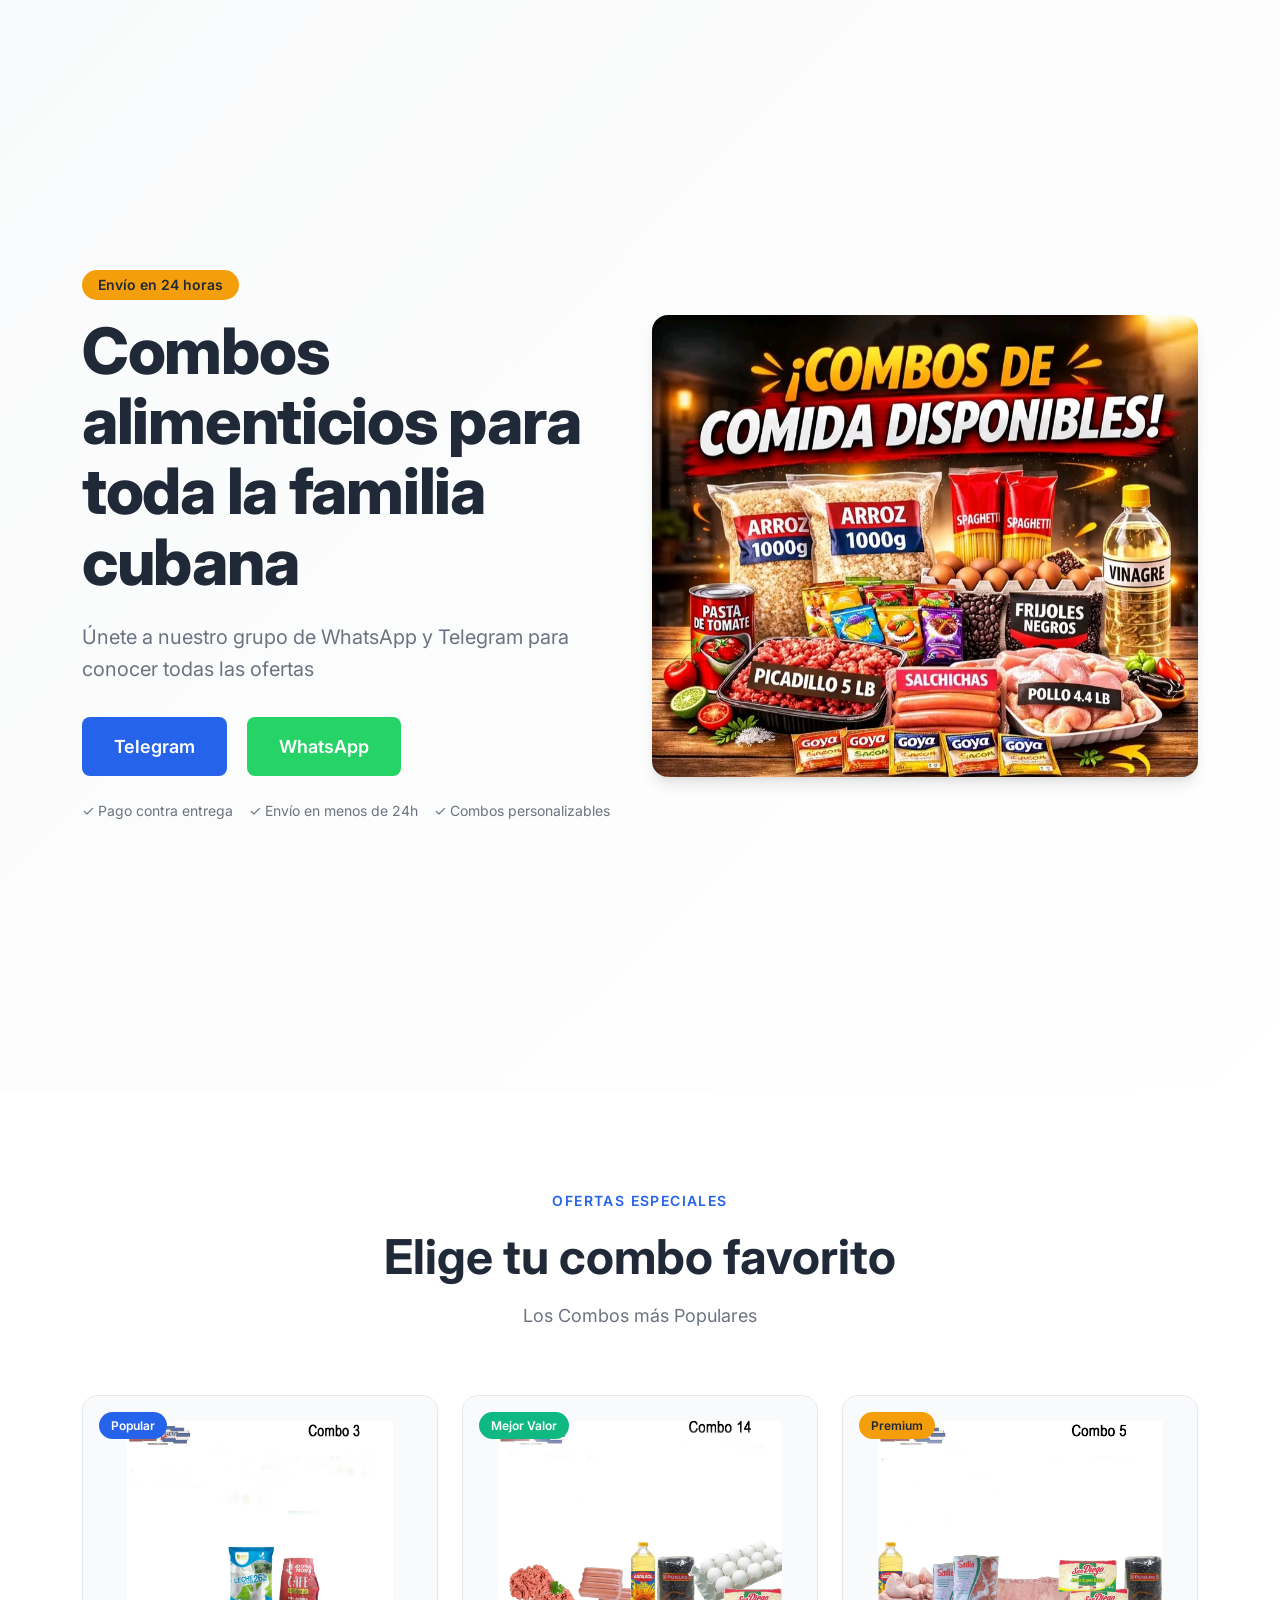
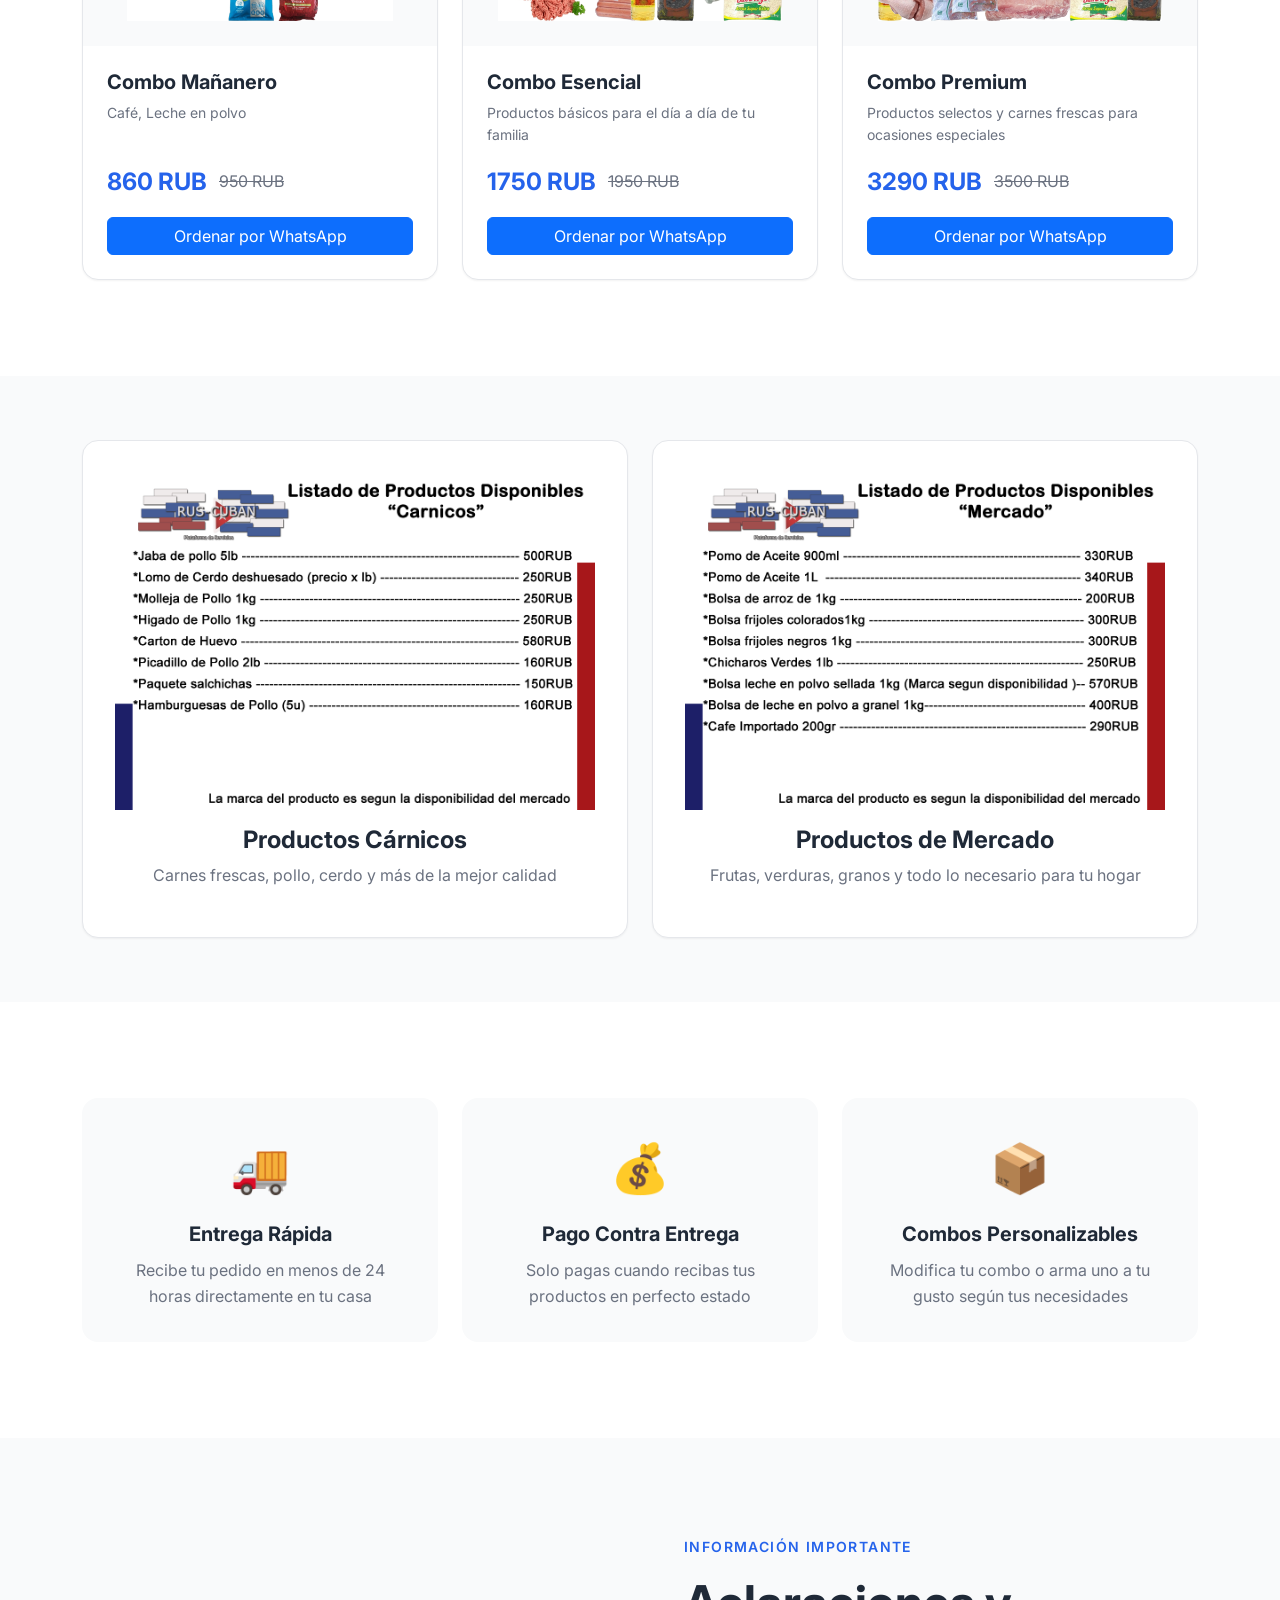
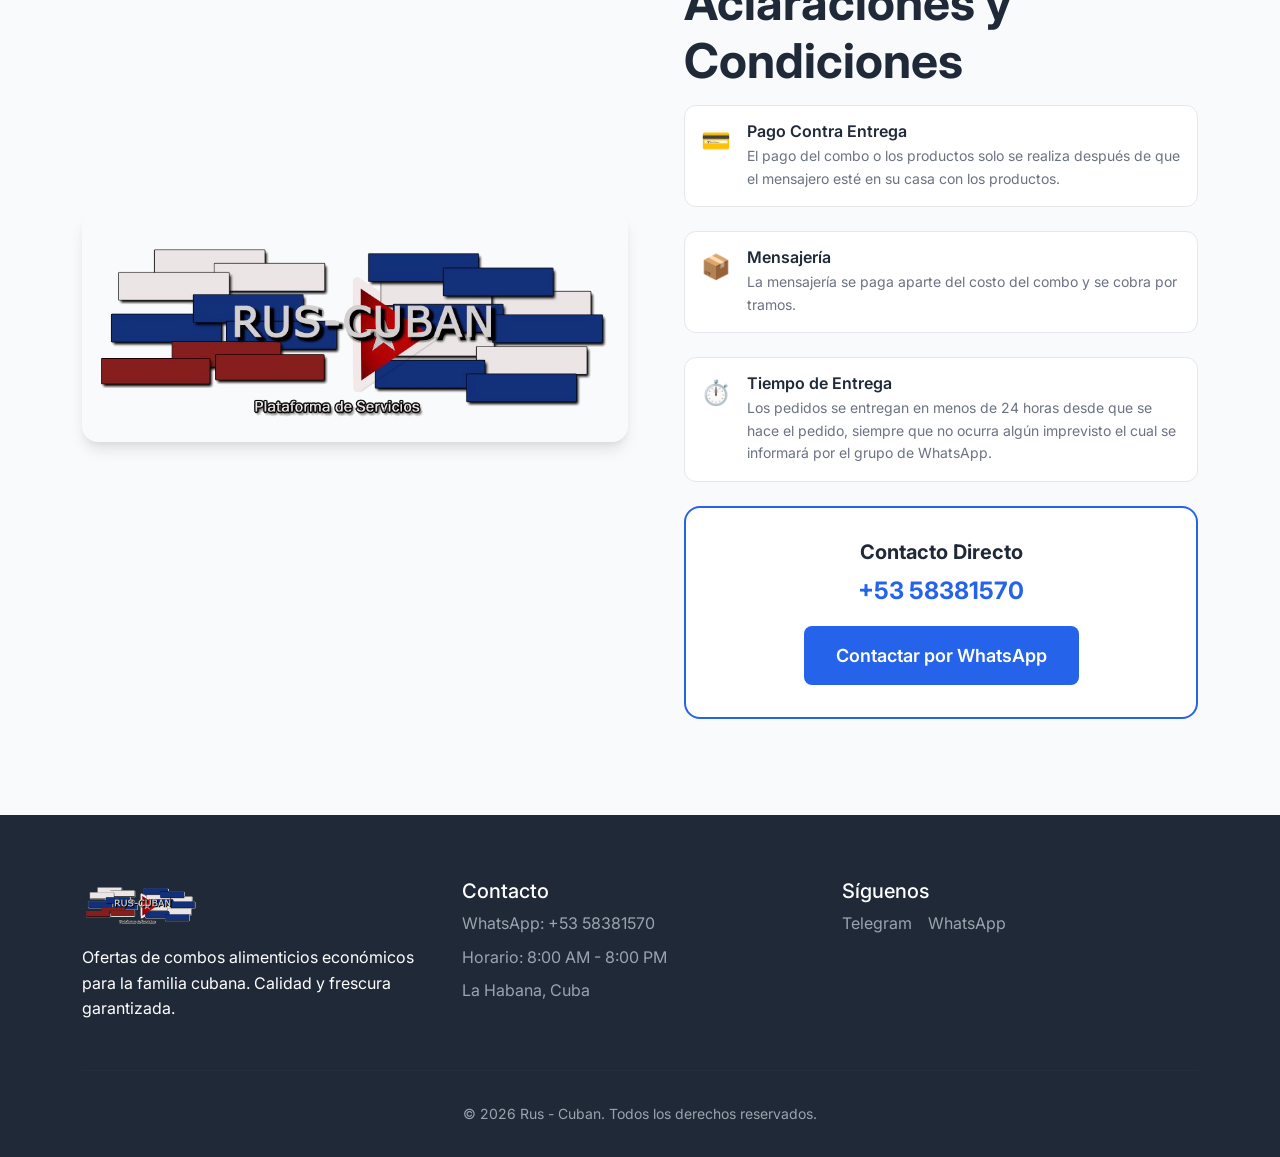
<file: index.html>
<!DOCTYPE html>
<html lang="es">
<head>
    <meta charset="utf-8">
    <meta name="viewport" content="width=device-width, initial-scale=1, shrink-to-fit=no">
    <title>Rus - Cuban | Combos Alimenticios</title>
    <meta name="description" content="Ofertas de combos alimenticios económicos para la familia cubana. Entrega en 24 horas.">
    
    <!-- Open Graph / Facebook -->
    <meta property="og:type" content="website">
    <meta property="og:url" content="https://tu-usuario.github.io/web-combos/">
    <meta property="og:title" content="Rus - Cuban | Combos Alimenticios">
    <meta property="og:description" content="Ofertas de combos alimenticios económicos para la familia cubana. Entrega en 24 horas.">
    <meta property="og:image" content="public/img/img.jpg">
    
    <!-- Twitter -->
    <meta name="twitter:card" content="summary_large_image">
    <meta name="twitter:title" content="Rus - Cuban | Combos Alimenticios">
    <meta name="twitter:description" content="Ofertas de combos alimenticios económicos para la familia cubana. Entrega en 24 horas.">
    <meta name="twitter:image" content="public/img/img.jpg">
    
    <!-- Favicon -->
    <link rel="icon" type="image/x-icon" href="favicon.ico">
    
    <!-- Bootstrap CSS -->
    <link rel="stylesheet" href="https://cdn.jsdelivr.net/npm/bootstrap@5.3.0/dist/css/bootstrap.min.css">
    
    <!-- Google Fonts -->
    <link rel="preconnect" href="https://fonts.googleapis.com">
    <link rel="preconnect" href="https://fonts.gstatic.com" crossorigin>
    <link href="https://fonts.googleapis.com/css2?family=Inter:wght@400;600;700;800&display=swap" rel="stylesheet">
    
    <!-- Custom CSS -->
    <link rel="stylesheet" href="public/css/modern.css">
</head>
<body>

    <!-- Hero Section Moderno -->
    <section class="hero-section">
        <div class="container">
            <div class="row align-items-center min-vh-100">
                <div class="col-lg-6">
                    <span class="badge bg-accent mb-3">Envío en 24 horas</span>
                    <h1 class="hero-title">Combos alimenticios para toda la familia cubana</h1>
                    <p class="hero-subtitle">Únete a nuestro grupo de WhatsApp y Telegram para conocer todas las ofertas</p>
                    <a href="https://t.me/+W7KZJHS3BW8zNmIx" class="btn btn-primary btn-lg cta-button" target="_blank">Telegram</a>
                    <a href="https://chat.whatsapp.com/J6qJF1WrFUmAd3LbcdCOkh" class="btn btn-success btn-lg cta-button-whatsapp" target="_blank">WhatsApp</a>
                    <div class="trust-badges mt-4">
                        <span class="trust-item">✓ Pago contra entrega</span>
                        <span class="trust-item">✓ Envío en menos de 24h</span>
                        <span class="trust-item">✓ Combos personalizables</span>
                    </div>
                </div>
                <div class="col-lg-6 text-center">
                    <img src="public/img/img.jpg" alt="Combo alimenticio Rus - Cuban" class="hero-image img-fluid">
                </div>
            </div>
        </div>
    </section>

    <!-- Ofertas - Grid de Productos -->
    <section id="ofertas" class="offers-section">
        <div class="container">
            <div class="section-header text-center">
                <span class="section-label">Ofertas Especiales</span>
                <h2 class="section-title">Elige tu combo favorito</h2>
                <p class="section-subtitle">Los Combos más Populares</p>
            </div>
            
            <div class="row g-4">
                <!-- Combo 1 -->
                <div class="col-md-4">
                    <div class="product-card">
                        <div class="product-image">
                            <img src="public/img/combo 3.png" alt="Combo Familiar" class="img-fluid">
                            <span class="product-badge">Popular</span>
                        </div>
                        <div class="product-info">
                            <h3 class="product-title">Combo Mañanero</h3>
                            <p class="product-description">Café, Leche en polvo</p>
                            <div class="product-price">
                                <span class="price">860 RUB</span>
                                <span class="price-original">950 RUB</span>
                            </div>
                            <a href="https://wa.me/5358381570" class="btn btn-primary w-100" target="_blank">Ordenar por WhatsApp</a>
                        </div>
                    </div>
                </div>
                
                <!-- Combo 2 -->
                <div class="col-md-4">
                    <div class="product-card">
                        <div class="product-image">
                            <img src="public/img/combo 14.png" alt="Combo Esencial" class="img-fluid">
                            <span class="product-badge best-value">Mejor Valor</span>
                        </div>
                        <div class="product-info">
                            <h3 class="product-title">Combo Esencial</h3>
                            <p class="product-description">Productos básicos para el día a día de tu familia</p>
                            <div class="product-price">
                                <span class="price">1750 RUB</span>
                                <span class="price-original">1950 RUB</span>
                            </div>
                            <a href="https://wa.me/5358381570" class="btn btn-primary w-100" target="_blank">Ordenar por WhatsApp</a>
                        </div>
                    </div>
                </div>
                
                <!-- Combo 3 -->
                <div class="col-md-4">
                    <div class="product-card">
                        <div class="product-image">
                            <img src="public/img/combo 5.png" alt="Combo Premium" class="img-fluid">
                            <span class="product-badge premium">Premium</span>
                        </div>
                        <div class="product-info">
                            <h3 class="product-title">Combo Premium</h3>
                            <p class="product-description">Productos selectos y carnes frescas para ocasiones especiales</p>
                            <div class="product-price">
                                <span class="price">3290 RUB</span>
                                <span class="price-original">3500 RUB</span>
                            </div>
                            <a href="https://wa.me/5358381570" class="btn btn-primary w-100" target="_blank">Ordenar por WhatsApp</a>
                        </div>
                    </div>
                </div>
            </div>
        </div>
    </section>

    <!-- Sección de Productos Cárnicos y Mercado -->
    <section class="products-section">
        <div class="container">
            <div class="row g-4">
                <div class="col-md-6">
                    <div class="product-category-card">
                        <img src="public/img/Productos Carnicos.png" alt="Productos Cárnicos" class="img-fluid mb-3">
                        <h3>Productos Cárnicos</h3>
                        <p>Carnes frescas, pollo, cerdo y más de la mejor calidad</p>
                    </div>
                </div>
                <div class="col-md-6">
                    <div class="product-category-card">
                        <img src="public/img/Productos mercado copia.png" alt="Productos de Mercado" class="img-fluid mb-3">
                        <h3>Productos de Mercado</h3>
                        <p>Frutas, verduras, granos y todo lo necesario para tu hogar</p>
                    </div>
                </div>
            </div>
        </div>
    </section>

    <!-- Sección de Beneficios -->
    <section class="benefits-section">
        <div class="container">
            <div class="row g-4">
                <div class="col-md-4">
                    <div class="benefit-card">
                        <div class="benefit-icon">🚚</div>
                        <h3>Entrega Rápida</h3>
                        <p>Recibe tu pedido en menos de 24 horas directamente en tu casa</p>
                    </div>
                </div>
                <div class="col-md-4">
                    <div class="benefit-card">
                        <div class="benefit-icon">💰</div>
                        <h3>Pago Contra Entrega</h3>
                        <p>Solo pagas cuando recibas tus productos en perfecto estado</p>
                    </div>
                </div>
                <div class="col-md-4">
                    <div class="benefit-card">
                        <div class="benefit-icon">📦</div>
                        <h3>Combos Personalizables</h3>
                        <p>Modifica tu combo o arma uno a tu gusto según tus necesidades</p>
                    </div>
                </div>
            </div>
        </div>
    </section>

    <!-- Aclaraciones Importantes -->
    <section class="info-section">
        <div class="container">
            <div class="row align-items-center">
                <div class="col-lg-6">
                    <img src="public/img/logo-transparent.png" alt="Rus - Cuban" class="img-fluid info-image">
                </div>
                <div class="col-lg-6">
                    <div class="info-content">
                        <span class="section-label">Información Importante</span>
                        <h2 class="section-title">Aclaraciones y Condiciones</h2>
                        
                        <div class="info-item">
                            <div class="info-icon">💳</div>
                            <div>
                                <h4>Pago Contra Entrega</h4>
                                <p>El pago del combo o los productos solo se realiza después de que el mensajero esté en su casa con los productos.</p>
                            </div>
                        </div>
                        
                        <div class="info-item">
                            <div class="info-icon">📦</div>
                            <div>
                                <h4>Mensajería</h4>
                                <p>La mensajería se paga aparte del costo del combo y se cobra por tramos.</p>
                            </div>
                        </div>
                        
                        <div class="info-item">
                            <div class="info-icon">⏱️</div>
                            <div>
                                <h4>Tiempo de Entrega</h4>
                                <p>Los pedidos se entregan en menos de 24 horas desde que se hace el pedido, siempre que no ocurra algún imprevisto el cual se informará por el grupo de WhatsApp.</p>
                            </div>
                        </div>
                        
                        <div class="contact-info mt-4">
                            <h4>Contacto Directo</h4>
                            <p class="phone-number">+53 58381570</p>
                            <a href="https://wa.me/5358381570" class="btn btn-primary btn-lg cta-button" target="_blank">
                                Contactar por WhatsApp
                            </a>
                        </div>
                    </div>
                </div>
            </div>
        </div>
    </section>

    <!-- Footer Moderno -->
    <footer class="modern-footer">
        <div class="container">
            <div class="row">
                <div class="col-lg-4">
                    <img src="public/img/logo-transparent.png" alt="Rus - Cuban" class="footer-logo mb-3">
                    <p>Ofertas de combos alimenticios económicos para la familia cubana. Calidad y frescura garantizada.</p>
                </div>
                <div class="col-lg-4">
                    <h5>Contacto</h5>
                    <ul class="footer-links">
                        <li>WhatsApp: +53 58381570</li>
                        <li>Horario: 8:00 AM - 8:00 PM</li>
                        <li>La Habana, Cuba</li>
                    </ul>
                </div>
                <div class="col-lg-4">
                    <h5>Síguenos</h5>
                    <div class="social-links">
                        <a href="https://t.me/+W7KZJHS3BW8zNmIx" class="social-link" target="_blank">Telegram</a>
                        <a href="https://chat.whatsapp.com/J6qJF1WrFUmAd3LbcdCOkh" class="social-link" target="_blank">WhatsApp</a>
                    </div>
                </div>
            </div>
            <hr class="footer-divider">
            <div class="row">
                <div class="col-12 text-center">
                    <p class="copyright">© 2026 Rus - Cuban. Todos los derechos reservados.</p>
                </div>
            </div>
        </div>
    </footer>

    <!-- CTA Sticky para Móvil -->
    <div class="sticky-cta d-lg-none">
        <a href="https://wa.me/5358381570" class="btn btn-primary btn-lg w-100" target="_blank">
            Grupo WhatsApp
        </a>
    </div>

    <!-- Bootstrap JS -->
    <script src="https://cdn.jsdelivr.net/npm/bootstrap@5.3.0/dist/js/bootstrap.bundle.min.js"></script>
    
    <!-- Smooth Scroll -->
    <script>
        document.querySelectorAll('a[href^="#"]').forEach(anchor => {
            anchor.addEventListener('click', function (e) {
                e.preventDefault();
                const target = document.querySelector(this.getAttribute('href'));
                if (target) {
                    target.scrollIntoView({
                        behavior: 'smooth',
                        block: 'start'
                    });
                }
            });
        });
    </script>
</body>
</html>
</file>
<file: public/css/modern.css>
/* ===================================
   Modern Landing Page Styles - 2026
   Rus - Cuban
   =================================== */

/* Variables CSS Modernas */
:root {
    --primary-color: #2563eb;
    --primary-dark: #1d4ed8;
    --accent-color: #f59e0b;
    --text-dark: #1f2937;
    --text-light: #6b7280;
    --bg-light: #f9fafb;
    --bg-white: #ffffff;
    --border-color: #e5e7eb;
    --success-color: #10b981;
    --shadow-sm: 0 1px 2px 0 rgba(0, 0, 0, 0.05);
    --shadow-md: 0 4px 6px -1px rgba(0, 0, 0, 0.1), 0 2px 4px -1px rgba(0, 0, 0, 0.06);
    --shadow-lg: 0 10px 15px -3px rgba(0, 0, 0, 0.1), 0 4px 6px -2px rgba(0, 0, 0, 0.05);
    --transition: all 0.3s ease;
}

/* Reset y Estilos Base */
* {
    margin: 0;
    padding: 0;
    box-sizing: border-box;
}

body {
    font-family: 'Inter', -apple-system, BlinkMacSystemFont, 'Segoe UI', Roboto, sans-serif;
    color: var(--text-dark);
    line-height: 1.6;
    background-color: var(--bg-white);
    -webkit-font-smoothing: antialiased;
    -moz-osx-font-smoothing: grayscale;
}

/* Hero Section Moderno */
.hero-section {
    background: linear-gradient(135deg, var(--bg-light) 0%, var(--bg-white) 100%);
    padding: 6rem 0;
    min-height: 100vh;
    display: flex;
    align-items: center;
}

.hero-title {
    font-size: clamp(2.5rem, 5vw, 4rem);
    font-weight: 800;
    line-height: 1.1;
    margin-bottom: 1.5rem;
    color: var(--text-dark);
    letter-spacing: -0.02em;
}

.hero-subtitle {
    font-size: 1.25rem;
    color: var(--text-light);
    margin-bottom: 2rem;
    max-width: 500px;
}

.hero-image {
    border-radius: 1rem;
    box-shadow: var(--shadow-lg);
    max-height: 500px;
    object-fit: cover;
}

/* Botones Modernos */
.cta-button {
    background: var(--primary-color);
    border: none;
    padding: 1rem 2rem;
    font-size: 1.125rem;
    font-weight: 600;
    border-radius: 0.5rem;
    transition: var(--transition);
    text-decoration: none;
    display: inline-block;
}

.cta-button:hover {
    background: var(--primary-dark);
    transform: translateY(-2px);
    box-shadow: var(--shadow-md);
    color: white;
}

.cta-button-whatsapp {
    background: #25d366;
    border: none;
    padding: 1rem 2rem;
    font-size: 1.125rem;
    font-weight: 600;
    border-radius: 0.5rem;
    transition: var(--transition);
    text-decoration: none;
    display: inline-block;
    margin-left: 1rem;
}

.cta-button-whatsapp:hover {
    background: #128c7e;
    transform: translateY(-2px);
    box-shadow: var(--shadow-md);
    color: white;
}

/* Badges */
.badge {
    font-size: 0.875rem;
    font-weight: 600;
    padding: 0.5rem 1rem;
    border-radius: 2rem;
}

.bg-accent {
    background-color: var(--accent-color);
    color: var(--text-dark);
}

/* Trust Badges */
.trust-badges {
    display: flex;
    flex-wrap: wrap;
    gap: 1rem;
}

.trust-item {
    font-size: 0.875rem;
    color: var(--text-light);
    display: flex;
    align-items: center;
    gap: 0.5rem;
}

/* Sección de Ofertas */
.offers-section {
    padding: 6rem 0;
    background-color: var(--bg-white);
}

.section-header {
    margin-bottom: 4rem;
}

.section-label {
    display: inline-block;
    font-size: 0.875rem;
    font-weight: 600;
    color: var(--primary-color);
    text-transform: uppercase;
    letter-spacing: 0.1em;
    margin-bottom: 1rem;
}

.section-title {
    font-size: clamp(2rem, 4vw, 3rem);
    font-weight: 700;
    margin-bottom: 1rem;
    color: var(--text-dark);
}

.section-subtitle {
    font-size: 1.125rem;
    color: var(--text-light);
    max-width: 600px;
    margin: 0 auto;
}

/* Tarjetas de Productos */
.product-card {
    background: var(--bg-white);
    border-radius: 1rem;
    overflow: hidden;
    box-shadow: var(--shadow-sm);
    border: 1px solid var(--border-color);
    transition: var(--transition);
    height: 100%;
    display: flex;
    flex-direction: column;
}

.product-card:hover {
    transform: translateY(-4px);
    box-shadow: var(--shadow-lg);
}

.product-image {
    position: relative;
    padding: 1.5rem;
    background: var(--bg-light);
    display: flex;
    align-items: center;
    justify-content: center;
    min-height: 250px;
}

.product-image img {
    max-height: 200px;
    object-fit: contain;
}

.product-badge {
    position: absolute;
    top: 1rem;
    left: 1rem;
    background: var(--primary-color);
    color: white;
    padding: 0.25rem 0.75rem;
    border-radius: 1rem;
    font-size: 0.75rem;
    font-weight: 600;
}

.product-badge.best-value {
    background: var(--success-color);
}

.product-badge.premium {
    background: var(--accent-color);
    color: var(--text-dark);
}

.product-info {
    padding: 1.5rem;
    flex: 1;
    display: flex;
    flex-direction: column;
}

.product-title {
    font-size: 1.25rem;
    font-weight: 700;
    margin-bottom: 0.5rem;
    color: var(--text-dark);
}

.product-description {
    font-size: 0.875rem;
    color: var(--text-light);
    margin-bottom: 1rem;
    flex: 1;
}

.product-price {
    display: flex;
    align-items: center;
    gap: 0.75rem;
    margin-bottom: 1rem;
}

.price {
    font-size: 1.5rem;
    font-weight: 700;
    color: var(--primary-color);
}

.price-original {
    font-size: 1rem;
    color: var(--text-light);
    text-decoration: line-through;
}

/* Sección de Productos Categoría */
.products-section {
    padding: 4rem 0;
    background: var(--bg-light);
}

.product-category-card {
    background: var(--bg-white);
    border-radius: 1rem;
    padding: 2rem;
    text-align: center;
    box-shadow: var(--shadow-sm);
    border: 1px solid var(--border-color);
    transition: var(--transition);
}

.product-category-card:hover {
    transform: translateY(-4px);
    box-shadow: var(--shadow-md);
}

.product-category-card h3 {
    font-size: 1.5rem;
    font-weight: 700;
    margin-bottom: 0.5rem;
    color: var(--text-dark);
}

.product-category-card p {
    color: var(--text-light);
}

/* Sección de Beneficios */
.benefits-section {
    padding: 6rem 0;
    background: var(--bg-white);
}

.benefit-card {
    text-align: center;
    padding: 2rem;
    border-radius: 1rem;
    background: var(--bg-light);
    transition: var(--transition);
    height: 100%;
}

.benefit-card:hover {
    background: var(--bg-white);
    box-shadow: var(--shadow-md);
}

.benefit-icon {
    font-size: 3rem;
    margin-bottom: 1rem;
}

.benefit-card h3 {
    font-size: 1.25rem;
    font-weight: 700;
    margin-bottom: 0.75rem;
    color: var(--text-dark);
}

.benefit-card p {
    color: var(--text-light);
    margin: 0;
}

/* Sección de Información */
.info-section {
    padding: 6rem 0;
    background: var(--bg-light);
}

.info-image {
    border-radius: 1rem;
    box-shadow: var(--shadow-lg);
}

.info-content {
    padding-left: 2rem;
}

.info-item {
    display: flex;
    gap: 1rem;
    margin-bottom: 1.5rem;
    padding: 1rem;
    background: var(--bg-white);
    border-radius: 0.75rem;
    border: 1px solid var(--border-color);
}

.info-icon {
    font-size: 1.5rem;
    flex-shrink: 0;
}

.info-item h4 {
    font-size: 1rem;
    font-weight: 600;
    margin-bottom: 0.25rem;
    color: var(--text-dark);
}

.info-item p {
    font-size: 0.875rem;
    color: var(--text-light);
    margin: 0;
}

.contact-info {
    text-align: center;
    padding: 2rem;
    background: var(--bg-white);
    border-radius: 1rem;
    border: 2px solid var(--primary-color);
}

.contact-info h4 {
    font-size: 1.25rem;
    font-weight: 700;
    margin-bottom: 0.5rem;
    color: var(--text-dark);
}

.phone-number {
    font-size: 1.5rem;
    font-weight: 700;
    color: var(--primary-color);
    margin-bottom: 1rem;
}

/* Footer Moderno */
.modern-footer {
    background: var(--text-dark);
    color: white;
    padding: 4rem 0 2rem;
}

.footer-logo {
    max-height: 50px;
    margin-bottom: 1rem;
}

.footer-links {
    list-style: none;
    padding: 0;
    margin: 0;
}

.footer-links li {
    margin-bottom: 0.5rem;
    color: #9ca3af;
}

.footer-links li:hover {
    color: white;
}

.social-links {
    display: flex;
    gap: 1rem;
}

.social-link {
    color: #9ca3af;
    text-decoration: none;
    transition: var(--transition);
}

.social-link:hover {
    color: white;
}

.footer-divider {
    border-color: #374151;
    margin: 2rem 0;
}

.copyright {
    color: #9ca3af;
    font-size: 0.875rem;
    margin: 0;
}

/* CTA Sticky para Móvil */
.sticky-cta {
    position: fixed;
    bottom: 0;
    left: 0;
    right: 0;
    background: var(--bg-white);
    padding: 1rem;
    box-shadow: 0 -2px 10px rgba(0, 0, 0, 0.1);
    z-index: 1000;
    display: none;
}

@media (max-width: 991px) {
    .sticky-cta {
        display: block;
    }
    
    body {
        padding-bottom: 80px;
    }
}

/* Responsive Design */
@media (max-width: 768px) {
    .hero-section {
        padding: 4rem 0;
        text-align: center;
    }
    
    .hero-title {
        font-size: 2.5rem;
    }
    
    .hero-subtitle {
        margin: 0 auto 2rem;
    }
    
    .cta-button,
    .cta-button-whatsapp {
        display: block;
        width: 100%;
        margin-left: 0;
        margin-bottom: 1rem;
    }
    
    .trust-badges {
        justify-content: center;
    }
    
    .info-content {
        padding-left: 0;
        margin-top: 2rem;
    }
    
    .section-header {
        margin-bottom: 2rem;
    }
    
    .product-card {
        margin-bottom: 1.5rem;
    }
}

/* Animaciones Suaves */
@media (prefers-reduced-motion: no-preference) {
    .product-card,
    .benefit-card,
    .product-category-card {
        transition: transform 0.3s ease, box-shadow 0.3s ease;
    }
}

/* Optimización para Impresión */
@media print {
    .sticky-cta {
        display: none !important;
    }
    
    .cta-button {
        border: 2px solid var(--primary-color);
    }
}
</file>
